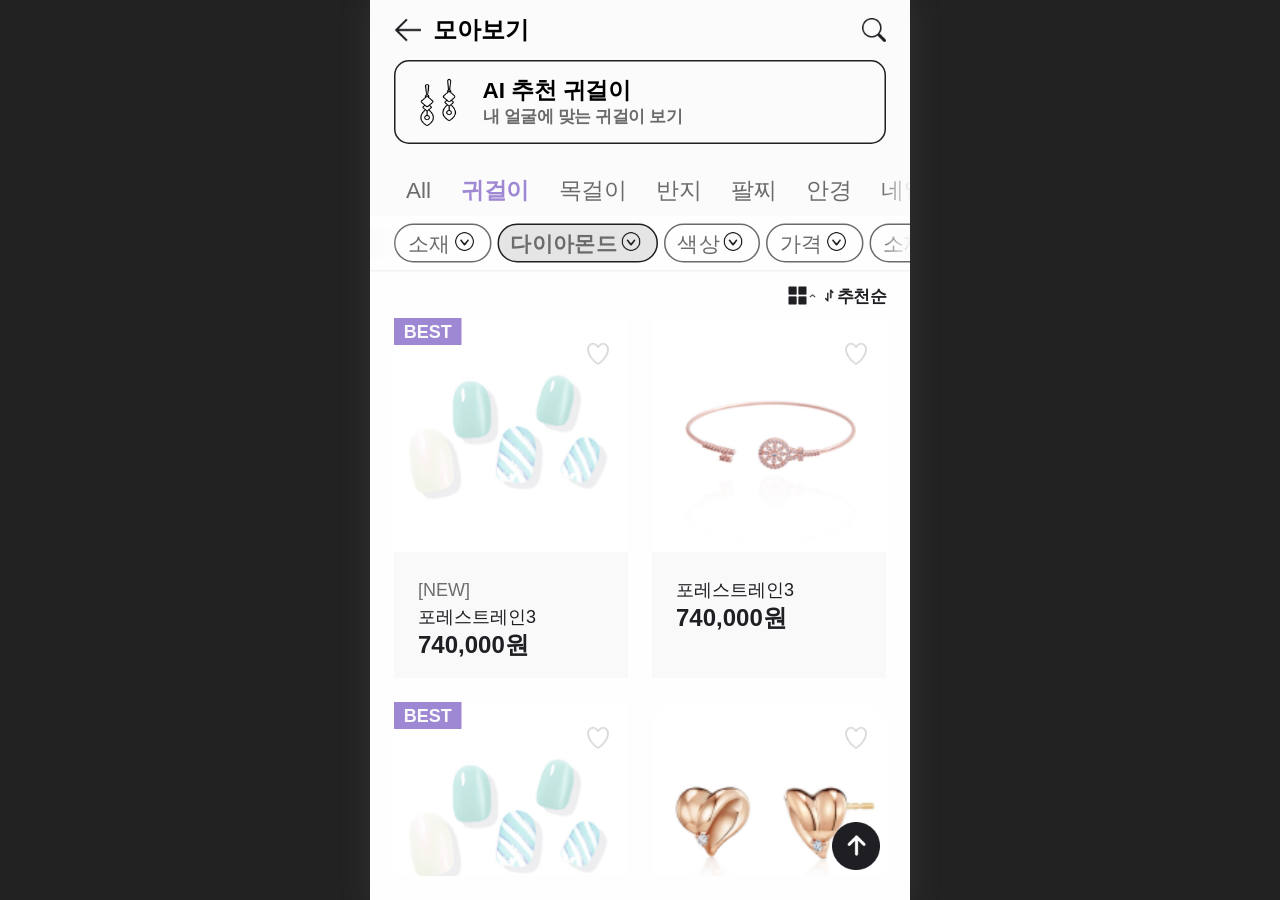
<file: archive_2025/StyleAR/viewAll/index.html>
<html>
  <head>
    <meta
      name="viewport"
      content="user-scalable=no, width=device-width, initial-scale=1, maximum-scale=1"
    />
    <meta name="msapplication-tap-highlight" content="no" />
    <script src="https://hammerjs.github.io/dist/hammer.min.js"></script>
    <link rel="stylesheet" href="./reset.css" />
    <link rel="stylesheet" href="./style.css" />
    <link rel="stylesheet" href="./loading.css" />
    <link rel="stylesheet" href="./animate.css" />
    <link rel="stylesheet" href="./modal.css" />
    <title>ViewAllPage</title>
  </head>
  <body>
    <div id="box">
      <div class="layer float viewAll">
        <header class="center">
          <div class="container">
            <div class="headerLeft center">
              <div id="backBtn">
                <img src="./assets/Icons/backBtn.png" alt="" />
              </div>
              <div class="title">모아보기</div>
            </div>
            <div class="headerRight">
              <div id="searchIcon">
                <img src="./assets/Icons/search.png" alt="" />
              </div>
            </div>
            <div class="searchBar">
              <div class="searchWrapper">
                <div class="rightSearchIcon">
                  <img src="./assets/Icons/search.png" alt="" />
                </div>
                <input type="search" value="귀걸이" />
                <div class="clearBtn">
                  <img src="./assets/Icons/cacel.png" alt="" />
                </div>
              </div>
            </div>
          </div>
        </header>
        <main>
          <section id="collectionMenu" class="center">
            <div class="container column">
              <div href="./aiEarring/aiEarring.html"  id="aiEarringBtn" class="center">
                <div class="box">
                  <div class="left">
                    <div class="aiIcon">
                      <img src="./assets/Icons/aiRecommend.png" alt="" />
                    </div>
                  </div>
                  <div class="info column center">
                    <h2 class="title">AI 추천 귀걸이</h2>
                    <p class="sub">내 얼굴에 맞는 귀걸이 보기</p>
                  </div>
                </div>
              </div>
              <div class="collectionContainer column">
                <div class="collectionMain">
                  <ul class="swiper">
                    <li class="name">All</li>
                    <li class="name selected">귀걸이</li>
                    <li class="name">목걸이</li>
                    <li class="name">반지</li>
                    <li class="name">팔찌</li>
                    <li class="name">안경</li>
                    <li class="name">네일</li>
                    <li class="name">시계</li>
                  </ul>
                </div>
              </div>
            </div>
          </section>
          <section id="filterTag" class="center">
            <div class="container">
              <ul class="swiper">
                <li class="chip">
                  <p class="text">소재</p>
                  <div class="icon">
                    <img src="./assets/Icons/filterTag.png" alt="" />
                  </div>
                </li>
                <li class="chip selected">
                  <p class="text">다이아몬드</p>
                  <div class="icon">
                    <img src="./assets/Icons/filterTag.png" alt="" />
                  </div>
                </li>
                <li class="chip">
                  <p class="text">색상</p>
                  <div class="icon">
                    <img src="./assets/Icons/filterTag.png" alt="" />
                  </div>
                </li>
                <li class="chip">
                  <p class="text">가격</p>
                  <div class="icon">
                    <img src="./assets/Icons/filterTag.png" alt="" />
                  </div>
                </li>
                <li class="chip">
                  <p class="text">소재</p>
                  <div class="icon">
                    <img src="./assets/Icons/filterTag.png" alt="" />
                  </div>
                </li>
              </ul>
            </div>
          </section>
          <section id="listControl" class="center">
            <div class="container controlWrapper">
              <div class="listPreview center">
                <div class="icon">
                  <img src="./assets/Icons/grid.png" alt="" />
                </div>
                <div class="iconArrow">
                  <img src="./assets/Icons/arrow.png" alt="" />
                </div>
              </div>
              <div class="sorting center">
                <div class="icon">
                  <img src="./assets/Icons/sorting.png" alt="" />
                </div>
                <div class="text">추천순</div>
              </div>
            </div>
          </section>
          <section id="list" class="center column">
            <div class="container gridLayout">
              <div class="item">
                <div class="imgArea">
                  <div class="floatLabel">
                    <div class="bestItem center">
                      <div class="text">BEST</div>
                    </div>
                  </div>
                  <div class="floatHeart">
                    <img src="./assets/Icons/like.png" alt="" />
                  </div>
                  <div class="itemImg">
                    <img src="./assets/item/1.png" alt="" />
                  </div>
                </div>
                <div class="itemInfoArea center">
                  <div class="textWrapper">
                    <div class="extra">[NEW]</div>
                    <div class="name">포레스트레인3</div>
                    <div class="price">740,000원</div>
                  </div>
                </div>
              </div>
              <div class="item">
                <div class="imgArea">
                  <div class="floatLabel"></div>
                  <div class="floatHeart">
                    <img src="./assets/Icons/like.png" alt="" />
                  </div>
                  <div class="itemImg">
                    <img src="./assets/item/2.png" alt="" />
                  </div>
                </div>
                <div class="itemInfoArea center">
                  <div class="textWrapper">
                    <div class="name">포레스트레인3</div>
                    <div class="price">740,000원</div>
                  </div>
                </div>
              </div>
              <div class="item">
                <div class="imgArea">
                  <div class="floatLabel">
                    <div class="bestItem center">
                      <div class="text">BEST</div>
                    </div>
                  </div>
                  <div class="floatHeart">
                    <img src="./assets/Icons/like.png" alt="" />
                  </div>
                  <div class="itemImg">
                    <img src="./assets/item/1.png" alt="" />
                  </div>
                </div>
                <div class="itemInfoArea center">
                  <div class="textWrapper">
                    <div class="extra">[NEW]</div>
                    <div class="name">포레스트레인3</div>
                    <div class="price">740,000원</div>
                  </div>
                </div>
              </div>
              <div class="item">
                <div class="imgArea">
                  <div class="floatLabel"></div>
                  <div class="floatHeart">
                    <img src="./assets/Icons/like.png" alt="" />
                  </div>
                  <div class="itemImg">
                    <img src="./assets/item/3.png" alt="" />
                  </div>
                </div>
                <div class="itemInfoArea center">
                  <div class="textWrapper">
                    <div class="name">포레스트레인3</div>
                    <div class="price">740,000원</div>
                  </div>
                </div>
              </div>
              <div class="item">
                <div class="imgArea">
                  <div class="floatLabel">
                    <div class="bestItem center">
                      <div class="text">BEST</div>
                    </div>
                  </div>
                  <div class="floatHeart">
                    <img src="./assets/Icons/like.png" alt="" />
                  </div>
                  <div class="itemImg">
                    <img src="./assets/item/4.jpg" alt="" />
                  </div>
                </div>
                <div class="itemInfoArea center">
                  <div class="textWrapper">
                    <div class="extra">[NEW]</div>
                    <div class="name">포레스트레인3</div>
                    <div class="price">740,000원</div>
                  </div>
                </div>
              </div>
              <div class="item">
                <div class="imgArea">
                  <div class="floatLabel"></div>
                  <div class="floatHeart">
                    <img src="./assets/Icons/like.png" alt="" />
                  </div>
                  <div class="itemImg">
                    <img src="./assets/item/5.png" alt="" />
                  </div>
                </div>
                <div class="itemInfoArea center">
                  <div class="textWrapper">
                    <div class="name">포레스트레인3</div>
                    <div class="price">740,000원</div>
                  </div>
                </div>
              </div>
              <div class="item">
                <div class="imgArea">
                  <div class="floatLabel">
                    <div class="bestItem center">
                      <div class="text">BEST</div>
                    </div>
                  </div>
                  <div class="floatHeart">
                    <img src="./assets/Icons/like.png" alt="" />
                  </div>
                  <div class="itemImg">
                    <img src="./assets/item/1.png" alt="" />
                  </div>
                </div>
                <div class="itemInfoArea center">
                  <div class="textWrapper">
                    <div class="name">포레스트레인3</div>
                    <div class="price">740,000원</div>
                  </div>
                </div>
              </div>
              <div class="item">
                <div class="imgArea">
                  <div class="floatLabel"></div>
                  <div class="floatHeart">
                    <img src="./assets/Icons/like.png" alt="" />
                  </div>
                  <div class="itemImg">
                    <img src="./assets/item/2.png" alt="" />
                  </div>
                </div>
                <div class="itemInfoArea center">
                  <div class="textWrapper">
                    <div class="name">포레스트레인3</div>
                    <div class="price">740,000원</div>
                  </div>
                </div>
              </div>
              <div class="item">
                <div class="imgArea">
                  <div class="floatLabel"></div>
                  <div class="floatHeart">
                    <img src="./assets/Icons/like.png" alt="" />
                  </div>
                  <div class="itemImg">
                    <img src="./assets/item/3.png" alt="" />
                  </div>
                </div>
                <div class="itemInfoArea center">
                  <div class="textWrapper">
                    <div class="name">포레스트레인3</div>
                    <div class="price">740,000원</div>
                  </div>
                </div>
              </div>
              <div class="item">
                <div class="imgArea">
                  <div class="floatLabel"></div>
                  <div class="floatHeart">
                    <img src="./assets/Icons/like.png" alt="" />
                  </div>
                  <div class="itemImg">
                    <img src="./assets/item/5.png" alt="" />
                  </div>
                </div>
                <div class="itemInfoArea center">
                  <div class="textWrapper">
                    <div class="name">포레스트레인3</div>
                    <div class="price">740,000원</div>
                  </div>
                </div>
              </div>
            </div>
          </section>
          <div class="floatIcon center column">
            <div class="topIcon">
              <img src="./assets/Icons/goUp.png" alt="" />
            </div>
          </div>
        </main>
      </div>
      <div class="layer">
        <template id="sortingBottomSheet">
          <div class="actionsheet container">
            <div class="floatBox modalContent bottomSheet sortingBox center">
              <div class="modalContainer center">
                <ul class="sortingList">
                  <li class="option selected">추천순</li>
                  <li class="option">신상품순</li>
                  <li class="option">상품명순</li>
                  <li class="option">낮은가격순</li>
                  <li class="option">높은가격순</li>
                  <li class="option">인기상품순</li>
                </ul>
              </div>
            </div>
          </div>
        </template>
      </div>
    </div>
    <script src="./main.js"></script>
    <script src="./modal.js"></script>
  </body>
</html>
</file>
<file: archive_2025/StyleAR/viewAll/style.css>
@import url("https://rsms.me/inter/inter.css");
html {
  font-family: "Inter", sans-serif;
}
@supports (font-variation-settings: normal) {
  html {
    font-family: "Inter var", sans-serif;
  }
}

html,
body {
  width: 100%;
  height: 100%;
}

body {
  display: flex;
  align-items: center;
  justify-content: center;
  background-color: rgb(34, 34, 34);
}

:root {
  --white: #fafafa;
  --black: #1e1e23;
  --gray: #6b6b6b;
  --lightGray: #f9f9f9;
  --backgroundBlack: #00000077;
  --iShadow: drop-shadow(0px -2px 4px rgba(19, 19, 19, 0.1));
  --c: #9f88d3;
  --cBackground: #9f88d3d4;
  --warning: #fe3824;
  --positive: #0a7aff;
  --modalBackground: rgb(230 230 230);
  --modalText: #8f8e94;
  --modalLine: #8f8e947d;
  --w: 360px;
  --h: 600px;
}

* {
  -webkit-box-sizing: border-box;
  box-sizing: border-box;
  user-select: none;
  -webkit-user-drag: none;
  -webkit-tap-highlight-color: rgba(0, 0, 0, 0);
}

#box {
  width: var(--w);
  height: var(--h);
  box-shadow: 0px 2px 20px 1px rgb(107 110 115 / 20%);
  position: relative;
  flex-shrink: 0;
}

/* for Main */
.layer {
  width: 100%;
  height: 100%;
  position: absolute;
  top: 0;
  left: 0;
}

.container {
  width: 328px;
  height: 100%;
  display: flex;
  align-items: center;
  justify-content: space-between;
  position: relative;
}

.center {
  display: flex;
  align-items: center;
  justify-content: center;
}

.icon {
  width: 28px;
  height: 28px;
  padding: 4px;
}

.iconM {
  width: 32px;
  height: 32px;
  padding: 4px;
}

.iconL {
  width: 70px;
  height: 70px;
  padding: 4px;
}

.iconShadow {
  filter: var(--iShadow);
}

img {
  width: 100%;
  height: 100%;
  object-fit: cover;
  display: block;
}

svg {
  width: 100%;
  height: 100%;
}

.pointerBlock {
  pointer-events: none;
}

.column {
  flex-direction: column;
}

/* float */
.layer.float {
  z-index: 2;
}

.viewAll {
  background-color: #fefefe;
  overflow: hidden;
}

header {
  width: 100%;
  height: 40px;
  background-color: #fcfbfb;
}

header .headerLeft {
  gap: 8px;
}

.headerLeft #backBtn {
  width: 18px;
  height: 16px;
  cursor: pointer;
}

.headerLeft .title {
  font-weight: 800;
  font-size: 16px;
  line-height: 18px;
}

.headerRight #searchIcon {
  width: 16px;
  height: 16px;
  cursor: pointer;
}

.searchBar {
  display: none;
}

.search .searchBar {
  width: 320px;
  height: 32px;
  overflow: hidden;
  display: flex;
  justify-content: flex-end;
  align-items: center;
}

.searchBar .searchWrapper {
  width: 95%;
  height: 28px;
  border-radius: 10px;
  overflow: hidden;
  background: var(--modalBackground);
  display: flex;
  gap: 8px;
  padding: 2px 8px;
  position: relative;
}

.searchWrapper .rightSearchIcon {
  width: 16px;
  height: 16px;
  margin: auto 0;
}

.searchWrapper input {
  appearance: none;
  outline: none;
  border: 0;
  width: calc(100% - 35px);
  background: transparent;
  font-size: 12px;
}

.searchWrapper .clearBtn {
  width: 14px;
  height: 14px;
  margin: auto 0;
  position: absolute;
  right: 7px;
  top: 7px;
}

.search .headerLeft .title {
  display: none;
}

.search .headerRight {
  display: none;
}

main {
  display: flex;
  flex-direction: column;
  position: relative;
  height: calc(100% - 40px);
  overflow-y: scroll;
  overflow-x: hidden;
  -ms-overflow-style: none;
  scrollbar-width: none;
}

main::-webkit-scrollbar {
  display: none;
}

#collectionMenu {
  width: 100%;
  background: #fcfbfb;
}

.search #collectionMenu {
  display: none;
}

#aiEarringBtn {
  width: 100%;
  height: 56px;
  border-radius: 10px;
  border: 1px solid var(--black);
  cursor: pointer;
}

#aiEarringBtn .box {
  width: calc(100% - 16px);
  height: calc(100% - 16px);
  display: flex;
  justify-content: space-between;
  align-items: center;
}

#aiEarringBtn .box .left {
  width: 40px;
  height: 40px;
  padding: 4px;
}

#aiEarringBtn .box .info {
  width: calc(100% - 50px);
  height: 100%;
  gap: 4px;
}

#aiEarringBtn .box .info .title {
  width: 100%;
  text-align: left;
  font-weight: 800;
  font-size: 15px;
}
#aiEarringBtn .box .info .sub {
  width: 100%;
  text-align: left;
  font-weight: 700;
  font-size: 11px;
  line-height: 13px;
  color: var(--gray);
}

#collectionMenu .collectionContainer {
  width: 100%;
  height: 36px;
  position: relative;
  margin-top: 12px;
}

#collectionMenu .collectionContainer .collectionMain {
  height: 100%;
  padding: 10px 0;
  position: absolute;
  left: 0;
}

.swiper {
  display: flex;
  gap: 4px;
}

.collectionMain .swiper .name {
  font-weight: 400;
  font-size: 15px;
  line-height: 18px;
  color: var(--gray);
  padding: 0 8px;
  flex-shrink: 0;
  cursor: pointer;
}

.collectionMain .swiper .name.selected {
  color: var(--c);
  font-weight: 700;
}

#filterTag {
  width: 100%;
  height: 36px;
  padding: 8px 0;
}

#filterTag .container::after {
  content: "";
  width: 20px;
  height: 100%;
  display: block;
  position: absolute;
  right: -17px;
  background: linear-gradient(to left, #fcfbfb 0, rgba(255, 255, 255, 0) 100%);
}

#filterTag .container::before {
  content: "";
  width: 20px;
  height: 100%;
  display: block;
  position: absolute;
  left: -17px;
  background: linear-gradient(to right, #fcfbfb 0, rgba(255, 255, 255, 0) 100%);
  z-index: 1;
}

#collectionMenu .collectionContainer .collectionMain::after {
  content: "";
  width: 20px;
  height: 100%;
  display: block;
  position: absolute;
  right: -17px;
  top: 0px;
  background: linear-gradient(to left, #fcfbfb 0, rgba(255, 255, 255, 0) 100%);
}

#collectionMenu .collectionContainer .collectionMain::before {
  content: "";
  width: 20px;
  height: 100%;
  display: block;
  position: absolute;
  left: -17px;
  top: 0px;
  background: linear-gradient(to right, #fcfbfb 0, rgba(255, 255, 255, 0) 100%);
  z-index: 1;
}

li.chip {
  width: fit-content;
  display: flex;
  padding: 2px 8px;
  flex-shrink: 0;
  border-radius: 16px;
  border: 1px solid var(--gray);
  cursor: pointer;
}

li.chip.selected {
  background: #e5e5e5;
  border: 1px solid var(--black);
}

li.chip .text {
  font-weight: 400;
  font-size: 14px;
  line-height: 20px;
  letter-spacing: 0.25px;
  color: var(--gray);
}

li.chip.selected .text {
  font-weight: 600;
}

li.chip .icon {
  width: 18px;
  height: 18px;
  padding: 2px;
}

#listControl {
  width: 100%;
  height: 32px;
  border-top: 1px solid #f3f3f3;
  padding: 8px 0;
}

#listControl .controlWrapper {
  display: flex;
  justify-content: flex-end;
  align-items: center;
  gap: 4px;
}

.controlWrapper .listPreview {
  position: relative;
  height: 18px;
  cursor: pointer;
  gap: 2px;
}

.controlWrapper .listPreview .icon {
  width: 12px;
  height: 12px;
  padding: 0;
}

.controlWrapper .listPreview .iconArrow {
  width: 4px;
  height: 4px;
  transition: transform 0.5s ease-in-out 0s;
}

.controlWrapper .sorting {
  height: 18px;
}

.controlWrapper .sorting .icon {
  width: 10px;
  height: 12px;
  padding: 2px;
}

.controlWrapper .sorting .text {
  color: var(--black);
  font-weight: 600;
  font-size: 11px;
  line-height: 14px;
  cursor: pointer;
}

main .floatIcon {
  position: fixed;
  right: 20px;
  bottom: 20px;
}

main .floatIcon .topIcon {
  width: 32px;
  height: 32px;
  cursor: pointer;
}

#list {
  min-height: 372px;
}

#list::after {
  content: "";
  width: 100%;
  height: 16px;
  position: fixed;
  display: block;
  background: rgb(254 254 254);
  flex-shrink: 0;
  bottom: 0;
}

#list .item {
  cursor: pointer;
}

#list .item .imgArea {
  position: relative;
}

#list .item .imgArea .floatLabel {
  top: 0;
  left: 0;
  position: absolute;
}

#list .item .imgArea .floatLabel .bestItem {
  background: var(--c);
  width: 45px;
  height: 18px;
}

#list .item .imgArea .floatLabel .bestItem .text {
  font-weight: 700;
  font-size: 12px;
  line-height: 14px;
  color: var(--white);
}

#list .item .imgArea .floatHeart {
  position: absolute;
  top: 16px;
  right: 12px;
  width: 16px;
  height: 16px;
  cursor: pointer;
}

#list .item .imgArea .itemImg {
  width: 100%;
  height: 100%;
}

#list .item .itemInfoArea {
  position: relative;
  background-color: var(--lightGray);
}

#list .item .itemInfoArea .textWrapper {
  width: calc(100% - 32px);
  height: calc(100% - 32px);
  display: flex;
  flex-direction: column;
  color: var(--black);
}

#list .item .itemInfoArea .textWrapper .extra {
  font-weight: 400;
  font-size: 12px;
  line-height: 18px;
  color: #6d6d6d;
}

#list .item .itemInfoArea .textWrapper .name {
  font-weight: 400;
  font-size: 12px;
  line-height: 18px;
}

#list .item .itemInfoArea .textWrapper .price {
  font-weight: 700;
  font-size: 16px;
  line-height: 20px;
}

#list .gridLayout {
  display: inline-grid;
  grid-template-columns: repeat(2, 156px);
  grid-template-rows: repeat(3, minmax(240px, auto));
  grid-gap: 16px;
}

.gridLayout .item {
  width: 156px;
  height: 240px;
}

.gridLayout .item .imgArea {
  width: 156px;
  height: 156px;
}

.gridLayout .item .itemInfoArea {
  width: 100%;
  height: 84px;
}

#list .listLayout {
  display: inline-grid;
  grid-template-columns: repeat(1, 100%);
  grid-template-rows: repeat(3, minmax(112px, auto));
  grid-gap: 16px;
}

.listLayout .item {
  width: 100%;
  height: 112px;
  display: flex;
}

.listLayout .item .imgArea {
  width: 112px;
  height: 112px;
}

.listLayout .item .itemInfoArea {
  width: calc(100% - 112px);
  height: 112px;
}

#list .listLayout .item .imgArea .floatHeart {
  top: 8px;
  right: 8px;
  width: 12px;
  height: 12px;
}
</file>
<file: archive_2025/StyleAR/viewAll/loading.css>
.loading.selected {
  z-index: 4;
  overflow: hidden;
  transition: all 0.2s linear;
}

.loading .ball {
  width: 2px;
  height: 2px;
  border-radius: 50%;
  background-color: var(--white);
  position: absolute;
}

.loading.selected .ball {
  transform: translate(var(--spx), var(--spy));
}

.floatLoading {
  position: absolute;
  width: 100%;
  height: 100%;
  display: flex;
  align-items: center;
  justify-content: center;
}
</file>
<file: archive_2025/StyleAR/viewAll/modal.css>
.modal {
  background-color: transparent;
  transition: all 0.2s linear;
  overflow: hidden;
}

.modal.selected {
  z-index: 4;
}

.darkBackground {
  background-color: var(--backgroundBlack);
}

.modal .actionsheet {
  flex-direction: column;
  height: auto;
  position: absolute;
  bottom: 10px;
  left: 16px;
}

.actionsheet .floatBox {
  width: 100%;
  height: 48px;
  border-radius: 8px;
  background-color: var(--modalBackground);
  cursor: pointer;
  transition: transform 0.7s ease-in-out 0s;
}

.actionsheet .bottomSheet {
  min-height: 360px;
  background-color: rgb(254, 254, 254);
  position: relative;
}

.actionsheet .bottomSheet::after {
  content: "";
  width: 20px;
  height: 2px;
  border-radius: 2px;
  background-color: var(--modalLine);
  position: absolute;
  display: block;
  top: 8px;
  left: 160px;
}

.bottomSheet .modalContainer {
  width: calc(100% - 16px);
  height: calc(100% - 16px);
  margin-top: 10px;
  align-items: flex-start;
  padding-top: 32px;
}

.sortingBox .modalContainer .sortingList {
  display: flex;
  flex-direction: column;
  align-items: center;
  justify-content: center;
  width: 80%;
}

.sortingBox .modalContainer .sortingList .option {
  width: 100%;
  height: 42px;
  border-bottom: 1px solid var(--modalLine);
  font-weight: 400;
  font-size: 15px;
  line-height: 42px;
}

.sortingBox .modalContainer .sortingList .option.selected {
  font-weight: 600;
  font-size: 15px;
}

.actionsheet .bottomSheet.filterModal {
  min-height: 460px;
}

.actionsheet .bottomSheet.filterModal .modalContainer {
  padding-top: 16px;
  padding-bottom: 64px;
  overflow-y: scroll;
  overflow-x: hidden;
  -ms-overflow-style: none;
  scrollbar-width: none;
}

.actionsheet .bottomSheet.filterModal .modalContainer::-webkit-scrollbar {
  display: none;
}

.filterModal .bottomBtnSet {
  position: fixed;
  bottom: 10px;
  width: 328px;
  height: 48px;
  z-index: 2;
  border-top: 1px solid rgba(245, 245, 245, 0.4);
  display: flex;
  justify-content: space-around;
  align-items: center;
  background-color: #fefefe;
  border-radius: 0 0 8px 8px;
}

.filterModal .bottomBtnSet .initBtn {
  font-size: 11px;
  font-weight: 500;
  color: var(--black);
  width: fit-content;
  height: 36px;
}

.filterModal .bottomBtnSet .initBtn .icon {
  width: 10px;
  height: 10px;
  padding: 1px;
}

.filterModal .bottomBtnSet .searchBtn {
  width: 200px;
  height: 36px;
  border-radius: 25px;
  background-color: var(--c);
  color: var(--white);
  font-size: 13px;
  font-weight: 600;
}

.filterModal .modalContainer .modalContent {
  display: flex;
  align-items: center;
  justify-content: center;
  flex-direction: column;
  width: calc(100% - 32px);
  gap: 8px;
}

.filterModal .modalContent .tagSet {
  width: 100%;
  height: auto;
  display: flex;
  align-items: flex-start;
  justify-content: center;
  flex-direction: column;
  position: relative;
  padding-bottom: 8px;
}

.filterModal .modalContent .tagSet::after {
  content: "";
  width: 100%;
  height: 1px;
  border-radius: 2px;
  display: block;
  position: absolute;
  bottom: 0;
  background: rgba(245, 245, 245, 0.8);
}

.filterModal .tagSet .title {
  font-weight: 800;
  font-size: 15px;
  line-height: 23px;
  color: var(--black);
  text-align: left;
}

.filterModal .tagSet .tagList {
  padding: 5px 0;
  display: flex;
  flex-wrap: wrap;
  gap: 8px;
}

.filterModal .tagSet .tagList .tag {
  box-sizing: border-box;
  padding: 6px 12px;
  width: fit-content;
  border: 1.5px solid #f1f1f1;
  font-size: 12px;
  border-radius: 24px;
  color: #3b3b3b;
  cursor: pointer;
  flex-shrink: none;
}

.filterModal .tagSet .tagList .tag.selected {
  color: var(--c);
  border: 1.5px solid var(--c);
  font-weight: 500;
}

.filterModal .tagSet .imgTagList {
  padding: 8px 0;
  display: flex;
  flex-wrap: wrap;
  gap: 4px;
}

.filterModal .tagSet .imgTagList .imgTag {
  display: inline-flex;
  flex-direction: column;
  align-items: center;
  justify-content: center;
  width: 56px;
  height: 70px;
  border: 1.5px solid transparent;
  cursor: pointer;
  gap: 4px;
  padding: 4px;
  box-sizing: content-box;
}

.filterModal .tagSet .imgTagList .imgTag.selected {
  border: 1.5px solid var(--c);
}

.imgTagList .imgTag .img {
  width: 40px;
  height: 40px;
}

.imgTagList .imgTag .text {
  color: rgb(71, 71, 71);
  font-size: 12px;
  font-weight: 500;
  z-index: 1;
  width: 100%;
  white-space: pre-line !important;
  overflow: hidden;
  text-overflow: ellipsis;
  display: -webkit-box;
  -webkit-box-orient: vertical;
  -webkit-line-clamp: 2;
  word-break: keep-all;
  text-align: center;
}

.filterModal .modalContent .priceArea {
  padding: 0;
}

.filterModal .modalContent .priceArea::after {
  content: "";
  display: none;
}

.filterModal .modalContent .priceArea .curPrice {
  font-size: 18px;
  font-weight: 800;
  color: var(--black);
  line-height: 1.2;
  padding: 8px;
}

.filterModal .modalContent .priceArea .priceTag {
  padding-top: 8px;
}

.filterModal .priceArea .priceProgressSlider {
  width: 100%;
}

[slider] {
  position: relative;
  height: 12px;
  border-radius: 10px;
  text-align: left;
  margin: 16px 0;
}

[slider] > div {
  position: absolute;
  left: 13px;
  right: 15px;
  height: 12px;
}

[slider] > div > [inverse-left] {
  position: absolute;
  left: 0;
  height: 12px;
  border-radius: 10px;
  background-color: var(--lightGray);
  margin: 0 7px;
}

[slider] > div > [inverse-right] {
  position: absolute;
  right: 0;
  height: 12px;
  border-radius: 10px;
  background-color: var(--lightGray);
  margin: 0 7px;
}

[slider] > div > [range] {
  position: absolute;
  left: 0;
  height: 12px;
  border-radius: 12px;
  background-color: var(--c);
}

[slider] > div > [thumb] {
  position: absolute;
  top: -7px;
  z-index: 2;
  height: 24px;
  width: 24px;
  text-align: left;
  margin-left: -11px;
  cursor: pointer;
  box-shadow: 0 3px 8px rgba(0, 0, 0, 0.4);
  background-color: #fff;
  border-radius: 50%;
  outline: none;
}

[slider] > input[type="range"] {
  position: absolute;
  pointer-events: none;
  -webkit-appearance: none;
  z-index: 3;
  height: 12px;
  top: -2px;
  width: 100%;
  -ms-filter: "progid:DXImageTransform.Microsoft.Alpha(Opacity=0)";
  filter: alpha(opacity=0);
  -moz-opacity: 0;
  -khtml-opacity: 0;
  opacity: 0;
}

div[slider] > input[type="range"]::-ms-track {
  -webkit-appearance: none;
  background: transparent;
  color: transparent;
}

div[slider] > input[type="range"]::-moz-range-track {
  -moz-appearance: none;
  background: transparent;
  color: transparent;
}

div[slider] > input[type="range"]:focus::-webkit-slider-runnable-track {
  background: transparent;
  border: transparent;
}

div[slider] > input[type="range"]:focus {
  outline: none;
}

div[slider] > input[type="range"]::-ms-thumb {
  pointer-events: all;
  width: 24px;
  height: 24px;
  border-radius: 0px;
  border: 0 none;
  background: red;
}

div[slider] > input[type="range"]::-moz-range-thumb {
  pointer-events: all;
  width: 24px;
  height: 24px;
  border-radius: 0px;
  border: 0 none;
  background: red;
}

div[slider] > input[type="range"]::-webkit-slider-thumb {
  pointer-events: all;
  width: 24px;
  height: 24px;
  border-radius: 0px;
  border: 0 none;
  background: red;
  -webkit-appearance: none;
}

div[slider] > input[type="range"]::-ms-fill-lower {
  background: transparent;
  border: 0 none;
}

div[slider] > input[type="range"]::-ms-fill-upper {
  background: transparent;
  border: 0 none;
}

div[slider] > input[type="range"]::-ms-tooltip {
  display: none;
}
</file>
